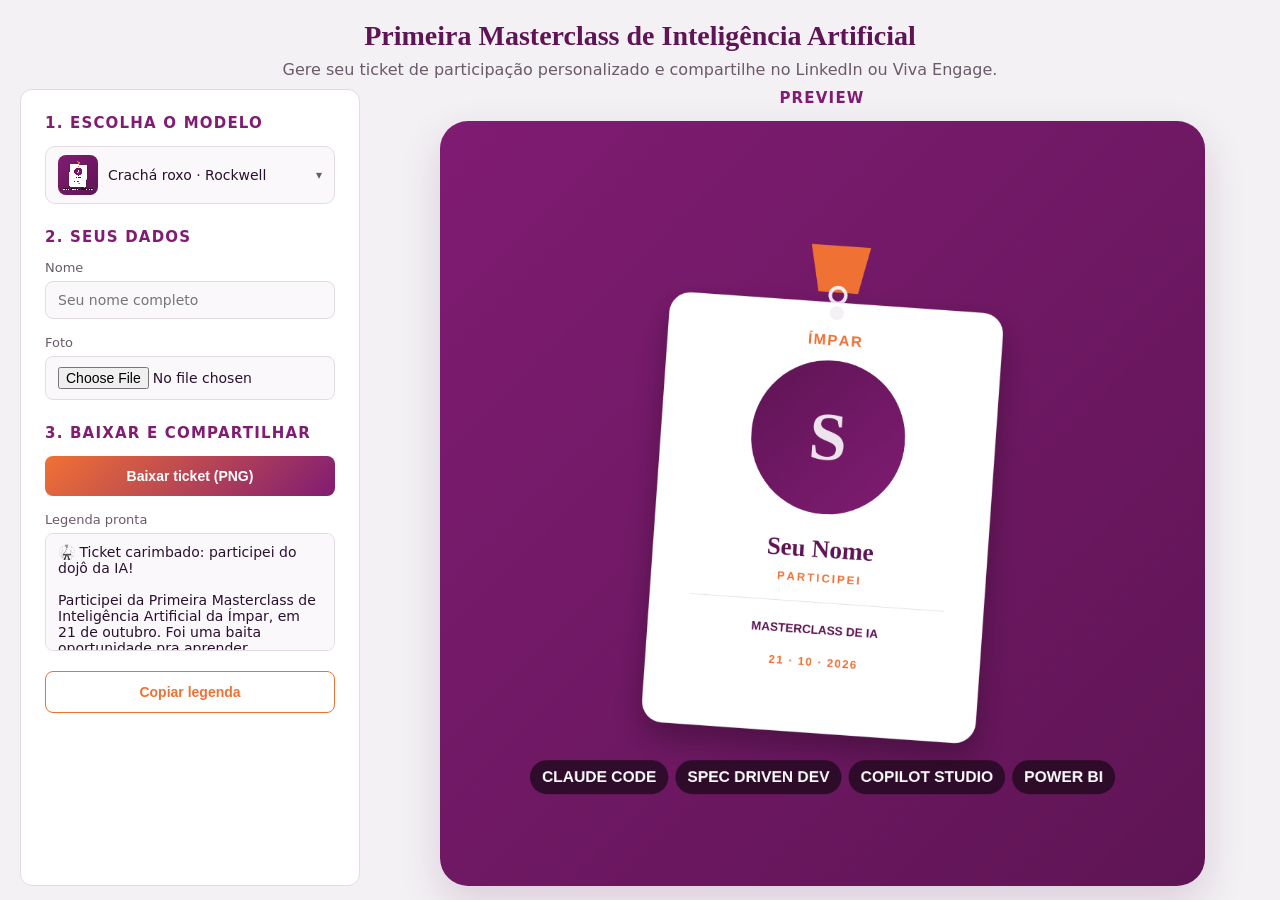
<file: index.html>
<!DOCTYPE html>
<html lang="pt-BR">
<head>
<meta charset="UTF-8">
<meta name="viewport" content="width=device-width, initial-scale=1.0">
<title>Ticket de Participação — Masterclass de IA | Ímpar</title>
<link rel="stylesheet" href="styles.css">
</head>
<body>
  <div class="page">
    <header class="page-header">
      <h1>Primeira Masterclass de Inteligência Artificial</h1>
      <p class="page-sub">Gere seu ticket de participação personalizado e compartilhe no LinkedIn ou Viva Engage.</p>
    </header>

    <main class="layout">
      <section class="panel form-panel">
        <h2>1. Escolha o modelo</h2>
        <div class="template-picker" id="templatePicker"></div>

        <h2>2. Seus dados</h2>

        <label class="field">
          <span>Nome</span>
          <input type="text" id="nameInput" placeholder="Seu nome completo" maxlength="40" autocomplete="off">
        </label>

        <label class="field">
          <span>Foto</span>
          <input type="file" id="photoInput" accept="image/*">
        </label>

        <h2>3. Baixar e compartilhar</h2>
        <button id="downloadBtn" class="btn btn-primary">Baixar ticket (PNG)</button>

        <label class="field">
          <span>Legenda pronta</span>
          <textarea id="captionText" rows="6" readonly></textarea>
        </label>
        <button id="copyBtn" class="btn btn-secondary">Copiar legenda</button>
      </section>

      <section class="panel preview-panel">
        <h2>Preview</h2>
        <div class="canvas-wrap">
          <canvas id="ticket" width="1080" height="1080"></canvas>
        </div>
      </section>
    </main>
  </div>

  <script src="ticket.js"></script>
</body>
</html>
</file>
<file: styles.css>
:root {
  --impar-purple: #801C73;
  --impar-purple-dark: #5F1555;
  --impar-orange: #F07134;
  --bg: #f3f1f4;
  --text: #2b1130;
  --text-muted: #6b5a6a;
  --border: #e3dbe2;
}

* {
  box-sizing: border-box;
}

body {
  margin: 0;
  min-height: 100vh;
  background: var(--bg);
  color: var(--text);
  font-family: "Muli", "Segoe UI", system-ui, -apple-system, sans-serif;
}

html, body {
  height: 100%;
}

.page {
  max-width: 1800px;
  margin: 0 auto;
  padding: 20px 20px;
  height: 100vh;
  overflow: hidden;
  display: flex;
  flex-direction: column;
  box-sizing: border-box;
}

.page-header {
  text-align: center;
  margin-bottom: 10px;
  flex: 0 0 auto;
}

.page-header h1 {
  font-size: 22px;
}

.page-header h1 {
  font-family: Georgia, "Times New Roman", serif;
  font-size: 28px;
  color: var(--impar-purple-dark);
  margin: 0 0 8px;
}

.page-sub {
  color: var(--text-muted);
  margin: 0;
}

.layout {
  display: flex;
  gap: 24px;
  flex-wrap: wrap;
  align-items: stretch;
  flex: 1 1 auto;
  min-height: 0;
}

.panel {
  background: #ffffff;
  border: 1px solid var(--border);
  border-radius: 12px;
  padding: 24px;
}

.form-panel {
  flex: 0 1 340px;
  min-width: 280px;
  max-width: 360px;
  overflow-y: auto;
}

.preview-panel {
  flex: 1 1 480px;
  min-width: 320px;
  min-height: 0;
  display: flex;
  flex-direction: column;
  align-items: center;
  justify-content: center;
  background: transparent;
  border: none;
  padding: 0;
}

.preview-panel h2 {
  align-self: center;
}

.panel h2 {
  font-size: 15px;
  text-transform: uppercase;
  letter-spacing: 0.08em;
  color: var(--impar-purple);
  margin: 0 0 14px;
}

.panel h2:not(:first-child) {
  margin-top: 24px;
}

.field {
  display: block;
  margin-bottom: 16px;
}

.field span {
  display: block;
  font-size: 13px;
  color: var(--text-muted);
  margin-bottom: 6px;
}

.field input[type="text"],
.field input[type="file"],
.field textarea {
  width: 100%;
  background: #faf8fb;
  border: 1px solid var(--border);
  border-radius: 8px;
  padding: 10px 12px;
  color: var(--text);
  font-family: inherit;
  font-size: 14px;
  resize: none;
}

.field input[type="text"]:focus,
.field textarea:focus {
  outline: none;
  border-color: var(--impar-orange);
}

.btn {
  display: inline-block;
  width: 100%;
  border: none;
  border-radius: 8px;
  padding: 12px 16px;
  font-size: 14px;
  font-weight: 700;
  cursor: pointer;
  margin-bottom: 16px;
  transition: filter 0.15s ease;
}

.btn:hover {
  filter: brightness(1.1);
}

.btn-primary {
  background: linear-gradient(135deg, var(--impar-orange), var(--impar-purple));
  color: #fff;
}

.btn-secondary {
  background: transparent;
  border: 1px solid var(--impar-orange);
  color: var(--impar-orange);
}

.template-picker {
  margin-bottom: 20px;
}

.tpl-dropdown {
  position: relative;
}

.tpl-toggle {
  width: 100%;
  display: flex;
  align-items: center;
  gap: 10px;
  background: #faf8fb;
  border: 1px solid var(--border);
  border-radius: 10px;
  padding: 8px 12px;
  cursor: pointer;
  text-align: left;
  font-family: inherit;
  color: var(--text);
}

.tpl-toggle:hover,
.tpl-toggle[aria-expanded="true"] {
  border-color: var(--impar-orange);
}

.tpl-thumb {
  width: 40px;
  height: 40px;
  border-radius: 8px;
  flex: none;
  display: block;
}

.tpl-label {
  flex: 1;
  font-size: 14px;
}

.tpl-arrow {
  color: var(--text-muted);
  font-size: 12px;
  transition: transform 0.15s ease;
}

.tpl-toggle[aria-expanded="true"] .tpl-arrow {
  transform: rotate(180deg);
}

.tpl-list {
  position: absolute;
  z-index: 20;
  top: calc(100% + 6px);
  left: 0;
  right: 0;
  margin: 0;
  padding: 6px;
  list-style: none;
  background: #ffffff;
  border: 1px solid var(--border);
  border-radius: 10px;
  box-shadow: 0 12px 28px rgba(95, 21, 85, 0.18);
  max-height: 320px;
  overflow-y: auto;
}

.tpl-option {
  display: flex;
  align-items: center;
  gap: 10px;
  padding: 6px;
  border-radius: 8px;
  cursor: pointer;
}

.tpl-option:hover,
.tpl-option:focus {
  background: #f3ecf2;
  outline: none;
}

.tpl-option canvas {
  width: 40px;
  height: 40px;
  border-radius: 8px;
  flex: none;
  display: block;
}

.tpl-option span {
  font-size: 13px;
}

.tpl-option.selected {
  background: #f7eef6;
}

.tpl-option.selected span {
  color: var(--impar-purple);
  font-weight: 700;
}

.canvas-wrap {
  width: min(100%, 85vh);
  height: min(100%, 85vh);
  border-radius: 28px;
  overflow: hidden;
  box-shadow: 0 16px 40px rgba(95, 21, 85, 0.16);
}

#ticket {
  width: 100%;
  height: 100%;
  display: block;
}
</file>
